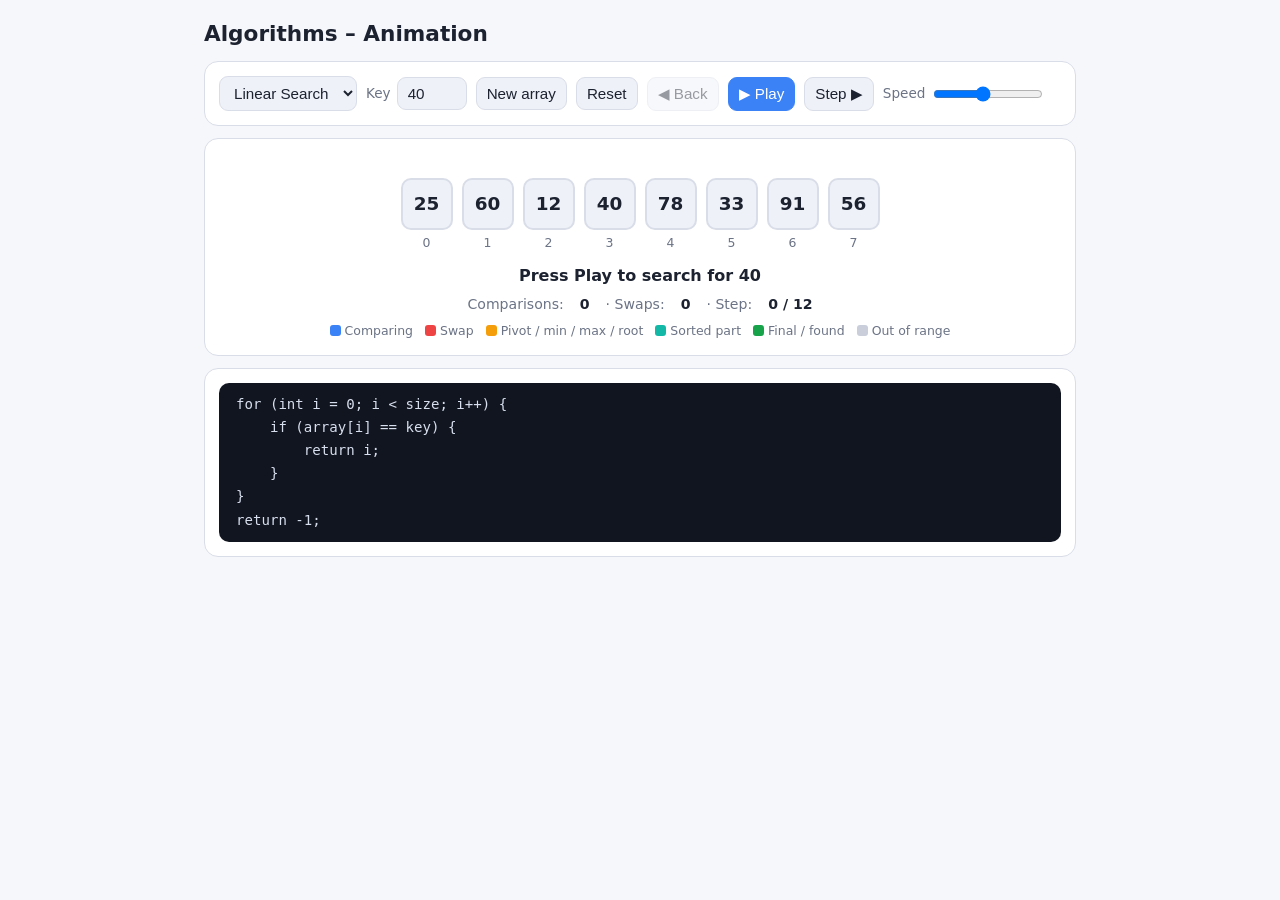
<file: index.html>
<!DOCTYPE html>
<html lang="en">
<head>
  <meta charset="utf-8">
  <meta name="viewport" content="width=device-width, initial-scale=1, viewport-fit=cover">
  <title>Algorithms – Animation</title>
  <link rel="stylesheet" href="algorithm.css">
</head>
<body>
  <div class="w">
    <h1>Algorithms – Animation</h1>

    <div class="card">
      <div class="ctl">
        <select id="alg"></select>
        <label id="kl">Key <input type="number" id="key"></label>
        <button id="rnd">New array</button>
        <button id="rst">Reset</button>
        <button id="bk">◀ Back</button>
        <button id="pl" class="p">▶ Play</button>
        <button id="nx">Step ▶</button>
        <label>Speed <input type="range" id="sp" min="1" max="10" value="5"></label>
      </div>
    </div>
    <div class="card">
      <div class="arr" id="arr"></div>
      <div id="exs"></div>
      <div class="st" id="st"></div>
      <div class="sts">
        Comparisons: <b id="cm">0</b> · Swaps: <b id="sw">0</b> · Step: <b id="sn">0</b>
      </div>
      <div class="lg">
        <span><i style="background:var(--cmp)"></i>Comparing</span>
        <span><i style="background:var(--swap)"></i>Swap</span>
        <span><i style="background:var(--piv)"></i>Pivot / min / max / root</span>
        <span><i style="background:var(--part)"></i>Sorted part</span>
        <span><i style="background:var(--ok)"></i>Final / found</span>
        <span><i style="background:var(--dim)"></i>Out of range</span>
      </div>
    </div>
    <div class="card"><pre id="code"></pre></div>
  </div>

  <script src="algorithm.js"></script>
</body>
</html>
</file>
<file: algorithm.css>
/* ===== Theme variables ===== */
:root {
  color-scheme: light;
  --bg: #f6f7fb;
  --card: #fff;
  --text: #1c2230;
  --muted: #6b7385;
  --border: #d9dde7;
  --cell: #eef1f8;
  --cmp: #3b82f6;
  --swap: #ef4444;
  --ok: #16a34a;
  --dim: #c9ceda;
  --piv: #f59e0b;
  --part: #14b8a6;
  --code: #11151f;
  --ctext: #d7deee;
  --hl: #2f4a8a;
  box-sizing: border-box;
  padding-top: env(safe-area-inset-top, 0px);
  padding-bottom: env(safe-area-inset-bottom, 0px);
}

@media (prefers-color-scheme: dark) {
  :root:not([data-theme="light"]) {
    color-scheme: dark;
    --bg: #10131b;
    --card: #181c27;
    --text: #e8ebf3;
    --muted: #9aa3b8;
    --border: #2a3042;
    --cell: #232a3b;
    --dim: #444b5e;
    --code: #0b0e15;
  }
}

:root[data-theme="dark"] {
  color-scheme: dark;
  --bg: #10131b;
  --card: #181c27;
  --text: #e8ebf3;
  --muted: #9aa3b8;
  --border: #2a3042;
  --cell: #232a3b;
  --dim: #444b5e;
  --code: #0b0e15;
}

html {
  scroll-padding-top: env(safe-area-inset-top, 0px);
}

* {
  box-sizing: border-box;
}

body {
  margin: 0;
  background: var(--bg);
  color: var(--text);
  font-family: system-ui, -apple-system, "Segoe UI", Roboto, Arial, sans-serif;
  line-height: 1.45;
}

.w {
  max-width: 900px;
  margin: 0 auto;
  padding: 18px 14px 30px;
}

h1 {
  font-size: 1.35rem;
  margin: 0 0 12px;
}

.card {
  background: var(--card);
  border: 1px solid var(--border);
  border-radius: 14px;
  padding: 14px;
  margin-bottom: 12px;
}

.ctl {
  display: flex;
  flex-wrap: wrap;
  gap: 9px;
  align-items: center;
}

.ctl label {
  font-size: .85rem;
  color: var(--muted);
  display: flex;
  align-items: center;
  gap: 6px;
}

select,
input[type=number],
button {
  padding: 7px 10px;
  border-radius: 9px;
  border: 1px solid var(--border);
  background: var(--cell);
  color: var(--text);
  font-size: .95rem;
}

input[type=number] {
  width: 70px;
}

button {
  cursor: pointer;
}

button.p {
  background: var(--cmp);
  border-color: var(--cmp);
  color: #fff;
}

button:disabled {
  opacity: .45;
  cursor: default;
}

input[type=range] {
  width: 110px;
}
.arr {
  display: flex;
  flex-wrap: wrap;
  gap: 9px;
  justify-content: center;
  padding: 8px 2px 4px;
}

.c {
  display: flex;
  flex-direction: column;
  align-items: center;
  gap: 4px;
}

.mk {
  font-size: .72rem;
  color: var(--muted);
  height: 1.1em;
  white-space: nowrap;
}

.ix {
  font-size: .78rem;
  color: var(--muted);
}

.b {
  width: 52px;
  height: 52px;
  border-radius: 10px;
  background: var(--cell);
  border: 2px solid var(--border);
  display: flex;
  align-items: center;
  justify-content: center;
  font-size: 1.15rem;
  font-weight: 700;
  transition: all .25s;
}

.c.cmp .b {
  background: var(--cmp);
  border-color: var(--cmp);
  color: #fff;
  transform: translateY(-8px);
}

.c.swap .b {
  background: var(--swap);
  border-color: var(--swap);
  color: #fff;
  transform: translateY(-8px) scale(1.08);
}

.c.ok .b {
  background: var(--ok);
  border-color: var(--ok);
  color: #fff;
}

.c.dim .b {
  background: var(--dim);
  border-color: var(--dim);
  color: var(--muted);
}

.c.piv .b {
  background: var(--piv);
  border-color: var(--piv);
  color: #fff;
}

.c.part .b {
  background: var(--part);
  border-color: var(--part);
  color: #fff;
}


.ex {
  display: flex;
  align-items: center;
  gap: 6px;
  justify-content: center;
  margin-top: 8px;
  flex-wrap: wrap;
}

.ex span {
  font-size: .8rem;
  color: var(--muted);
  width: 50px;
  text-align: right;
}

.ex .c .b {
  width: 34px;
  height: 34px;
  font-size: .85rem;
  border-radius: 7px;
}

.ex .c.cmp .b {
  transform: none;
}


.st {
  text-align: center;
  font-weight: 600;
  min-height: 1.5em;
  margin-top: 8px;
}

.sts {
  display: flex;
  gap: 16px;
  justify-content: center;
  color: var(--muted);
  font-size: .88rem;
  margin-top: 6px;
}

.sts b {
  color: var(--text);
}

.lg {
  display: flex;
  flex-wrap: wrap;
  gap: 12px;
  justify-content: center;
  font-size: .78rem;
  color: var(--muted);
  margin-top: 8px;
}

.lg i {
  display: inline-block;
  width: 11px;
  height: 11px;
  border-radius: 3px;
  margin-right: 4px;
  vertical-align: -1px;
}

pre {
  margin: 0;
  background: var(--code);
  color: var(--ctext);
  border-radius: 10px;
  padding: 10px 0;
  overflow-x: auto;
  font-size: .88rem;
  line-height: 1.65;
}

.l {
  display: block;
  padding: 0 14px;
  white-space: pre;
  border-left: 3px solid transparent;
  font-family: ui-monospace, Menlo, Consolas, monospace;
}

.l.h {
  background: var(--hl);
  border-left-color: #60a5fa;
}
</file>
